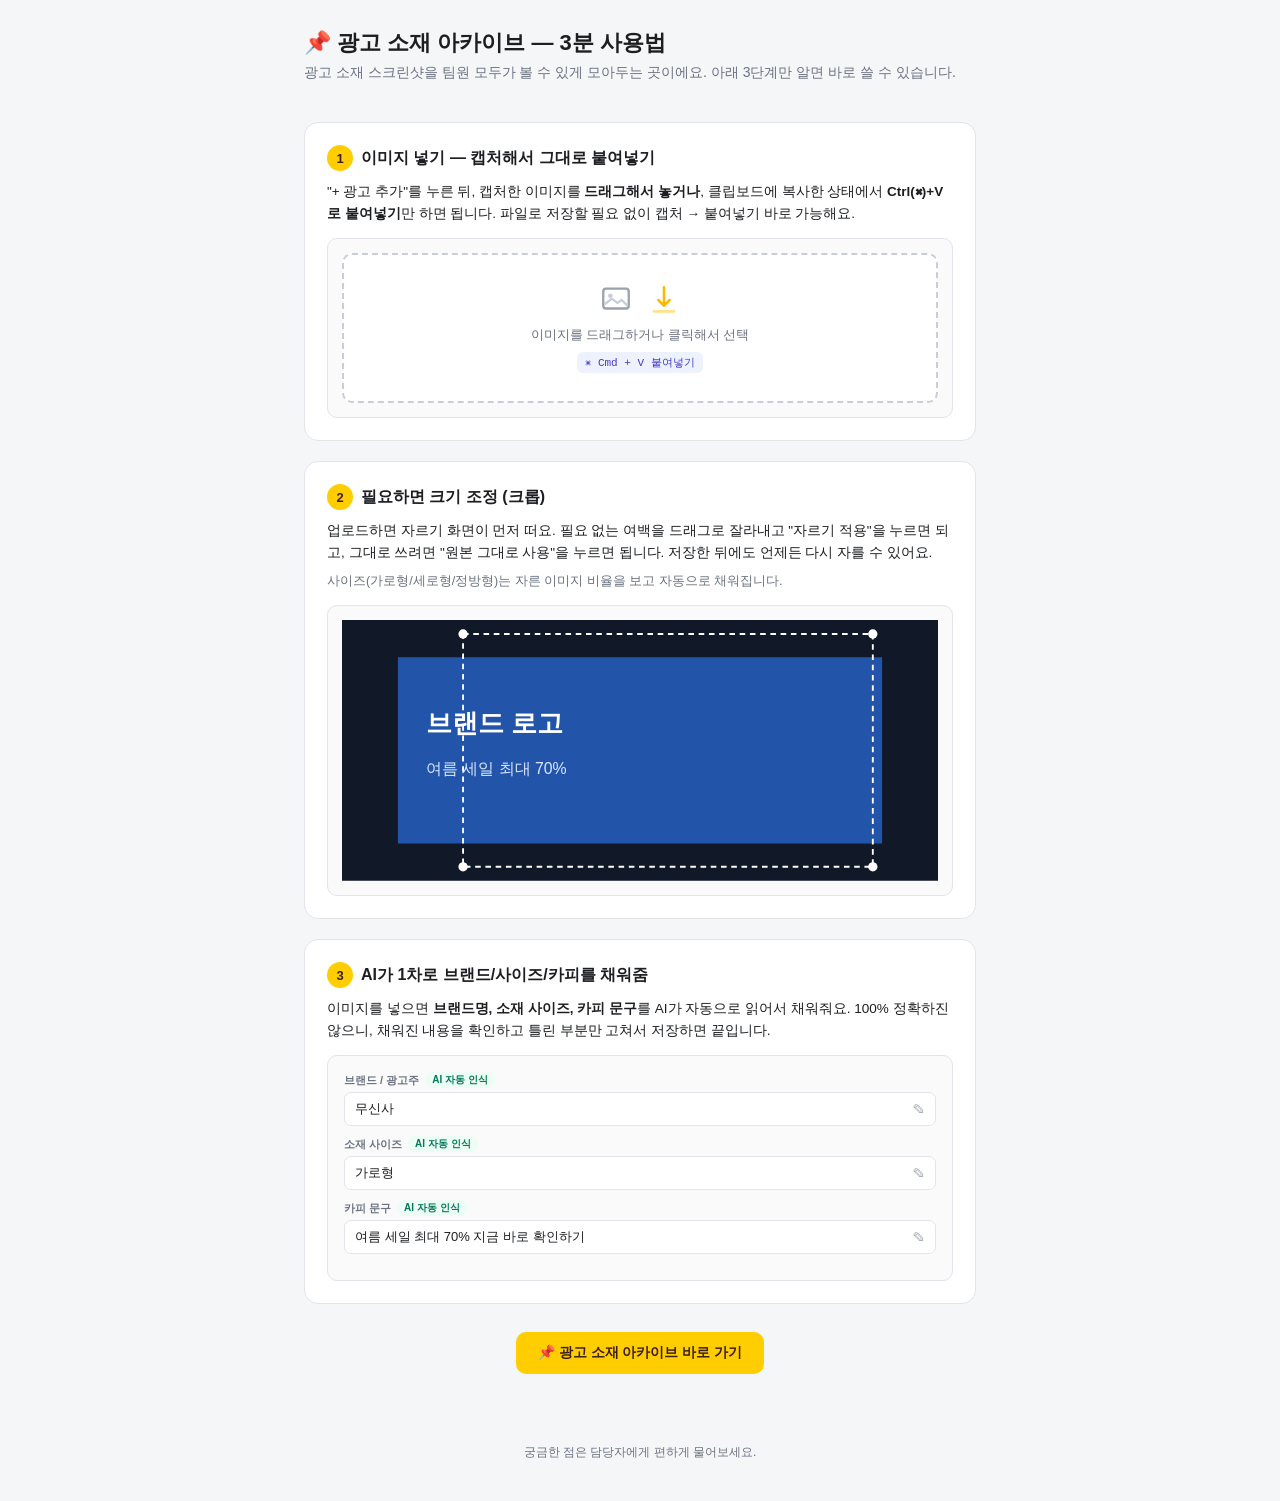
<file: guide.html>
<!DOCTYPE html>
<html lang="ko">
<head>
<meta charset="UTF-8" />
<meta name="viewport" content="width=device-width, initial-scale=1.0" />
<title>사용 설명서 - 광고 소재 아카이브</title>
<link rel="icon" type="image/png" href="./images/favicon.png" />
<style>
  :root {
    --bg: #f5f6f8;
    --card-bg: #ffffff;
    --border: #e2e4e9;
    --text: #1c1e21;
    --text-muted: #6b7280;
    --primary: #ffcd00;
    --primary-text: #3c1e1e;
    --radius: 10px;
  }
  * { box-sizing: border-box; }
  body {
    margin: 0;
    font-family: -apple-system, BlinkMacSystemFont, "Apple SD Gothic Neo", "Malgun Gothic", sans-serif;
    background: var(--bg);
    color: var(--text);
  }
  header {
    padding: 28px 24px 8px;
    max-width: 720px;
    margin: 0 auto;
  }
  header h1 { font-size: 22px; margin: 0 0 6px; }
  header p { color: var(--text-muted); font-size: 14px; margin: 0; }
  main { max-width: 720px; margin: 0 auto; padding: 12px 24px 60px; }

  .step {
    background: var(--card-bg);
    border: 1px solid var(--border);
    border-radius: 14px;
    padding: 22px;
    margin-top: 20px;
  }
  .step-num {
    display: inline-flex;
    align-items: center;
    justify-content: center;
    width: 26px;
    height: 26px;
    border-radius: 50%;
    background: var(--primary);
    color: var(--primary-text);
    font-weight: 700;
    font-size: 13px;
    margin-right: 8px;
  }
  .step h2 { font-size: 16px; margin: 0 0 10px; display: flex; align-items: center; }
  .step p { font-size: 13.5px; line-height: 1.6; color: var(--text); margin: 8px 0 0; }
  .step p.muted { color: var(--text-muted); font-size: 12.5px; }

  .mock { margin-top: 14px; border: 1px solid var(--border); border-radius: 10px; overflow: hidden; background: #fafafb; }

  /* --- step 1 mock: dropzone --- */
  .mock-drop {
    border: 2px dashed #c9cdd6;
    border-radius: 10px;
    margin: 14px;
    padding: 28px 16px;
    text-align: center;
    background: #fff;
  }
  .mock-drop .icon-row { display: flex; justify-content: center; gap: 14px; margin-bottom: 10px; }
  .mock-drop .icon-row svg { width: 34px; height: 34px; }
  .mock-drop .txt { font-size: 12.5px; color: var(--text-muted); }
  .mock-drop .kbd {
    display: inline-block; margin-top: 8px; font-size: 11px; color: #4338ca;
    background: #eef2ff; border-radius: 6px; padding: 3px 8px; font-family: monospace;
  }

  /* --- step 2 mock: crop --- */
  .mock-crop { padding: 14px; }
  .mock-crop svg { display: block; width: 100%; height: auto; }

  /* --- step 3 mock: autofill form --- */
  .mock-form { padding: 16px; }
  .mock-field { margin-bottom: 10px; }
  .mock-field label { display: flex; align-items: center; gap: 6px; font-size: 11px; color: var(--text-muted); font-weight: 600; margin-bottom: 4px; }
  .mock-field .value {
    border: 1px solid var(--border); border-radius: 7px; padding: 7px 10px; font-size: 13px; background: #fff;
    display: flex; align-items: center; justify-content: space-between;
  }
  .ai-badge {
    font-size: 10px; background: #ecfdf5; color: #047857; border-radius: 999px; padding: 1px 7px; font-weight: 700;
  }
  .pencil { color: #9aa1ab; font-size: 12px; }

  .cta {
    margin-top: 28px;
    text-align: center;
  }
  .cta a {
    display: inline-block;
    background: var(--primary);
    color: var(--primary-text);
    font-weight: 700;
    text-decoration: none;
    padding: 12px 22px;
    border-radius: 10px;
    font-size: 14px;
  }
  .cta a:hover { filter: brightness(0.95); }

  footer { text-align: center; color: var(--text-muted); font-size: 12px; padding: 10px 24px 40px; }
</style>
</head>
<body>
  <header>
    <h1>📌 광고 소재 아카이브 — 3분 사용법</h1>
    <p>광고 소재 스크린샷을 팀원 모두가 볼 수 있게 모아두는 곳이에요. 아래 3단계만 알면 바로 쓸 수 있습니다.</p>
  </header>

  <main>
    <section class="step">
      <h2><span class="step-num">1</span> 이미지 넣기 — 캡처해서 그대로 붙여넣기</h2>
      <p>"+ 광고 추가"를 누른 뒤, 캡처한 이미지를 <b>드래그해서 놓거나</b>, 클립보드에 복사한 상태에서 <b>Ctrl(⌘)+V로 붙여넣기</b>만 하면 됩니다. 파일로 저장할 필요 없이 캡처 → 붙여넣기 바로 가능해요.</p>
      <div class="mock">
        <div class="mock-drop">
          <div class="icon-row">
            <svg viewBox="0 0 24 24" fill="none"><rect x="3" y="4" width="18" height="14" rx="2" stroke="#9aa1ab" stroke-width="1.6"/><circle cx="8" cy="9" r="1.6" fill="#c9cdd6"/><path d="M4 15l5-4 4 3 3-2 4 4" stroke="#c9cdd6" stroke-width="1.6" fill="none"/></svg>
            <svg viewBox="0 0 24 24" fill="none"><path d="M12 3v13M12 16l-4-4M12 16l4-4" stroke="#ffb800" stroke-width="1.8" stroke-linecap="round" stroke-linejoin="round"/><rect x="4" y="19" width="16" height="2" rx="1" fill="#ffe28a"/></svg>
          </div>
          <div class="txt">이미지를 드래그하거나 클릭해서 선택</div>
          <div class="kbd">⌘ Cmd + V 붙여넣기</div>
        </div>
      </div>
    </section>

    <section class="step">
      <h2><span class="step-num">2</span> 필요하면 크기 조정 (크롭)</h2>
      <p>업로드하면 자르기 화면이 먼저 떠요. 필요 없는 여백을 드래그로 잘라내고 "자르기 적용"을 누르면 되고, 그대로 쓰려면 "원본 그대로 사용"을 누르면 됩니다. 저장한 뒤에도 언제든 다시 자를 수 있어요.</p>
      <p class="muted">사이즈(가로형/세로형/정방형)는 자른 이미지 비율을 보고 자동으로 채워집니다.</p>
      <div class="mock mock-crop">
        <svg viewBox="0 0 640 280" xmlns="http://www.w3.org/2000/svg">
          <rect x="0" y="0" width="640" height="280" fill="#111827"/>
          <rect x="60" y="40" width="520" height="200" fill="#2255aa"/>
          <text x="90" y="120" fill="#ffffff" font-size="28" font-weight="700" font-family="inherit">브랜드 로고</text>
          <text x="90" y="165" fill="#dbe6ff" font-size="17">여름 세일 최대 70%</text>
          <!-- crop selection overlay -->
          <rect x="130" y="15" width="440" height="250" fill="none" stroke="#ffffff" stroke-width="2" stroke-dasharray="6 5"/>
          <circle cx="130" cy="15" r="5" fill="#ffffff"/>
          <circle cx="570" cy="15" r="5" fill="#ffffff"/>
          <circle cx="130" cy="265" r="5" fill="#ffffff"/>
          <circle cx="570" cy="265" r="5" fill="#ffffff"/>
        </svg>
      </div>
    </section>

    <section class="step">
      <h2><span class="step-num">3</span> AI가 1차로 브랜드/사이즈/카피를 채워줌</h2>
      <p>이미지를 넣으면 <b>브랜드명, 소재 사이즈, 카피 문구</b>를 AI가 자동으로 읽어서 채워줘요. 100% 정확하진 않으니, 채워진 내용을 확인하고 틀린 부분만 고쳐서 저장하면 끝입니다.</p>
      <div class="mock mock-form">
        <div class="mock-field">
          <label>브랜드 / 광고주 <span class="ai-badge">AI 자동 인식</span></label>
          <div class="value">무신사 <span class="pencil">✎</span></div>
        </div>
        <div class="mock-field">
          <label>소재 사이즈 <span class="ai-badge">AI 자동 인식</span></label>
          <div class="value">가로형 <span class="pencil">✎</span></div>
        </div>
        <div class="mock-field">
          <label>카피 문구 <span class="ai-badge">AI 자동 인식</span></label>
          <div class="value">여름 세일 최대 70% 지금 바로 확인하기 <span class="pencil">✎</span></div>
        </div>
      </div>
    </section>

    <div class="cta">
      <a href="./index.html">📌 광고 소재 아카이브 바로 가기</a>
    </div>
  </main>

  <footer>궁금한 점은 담당자에게 편하게 물어보세요.</footer>
</body>
</html>
</file>
